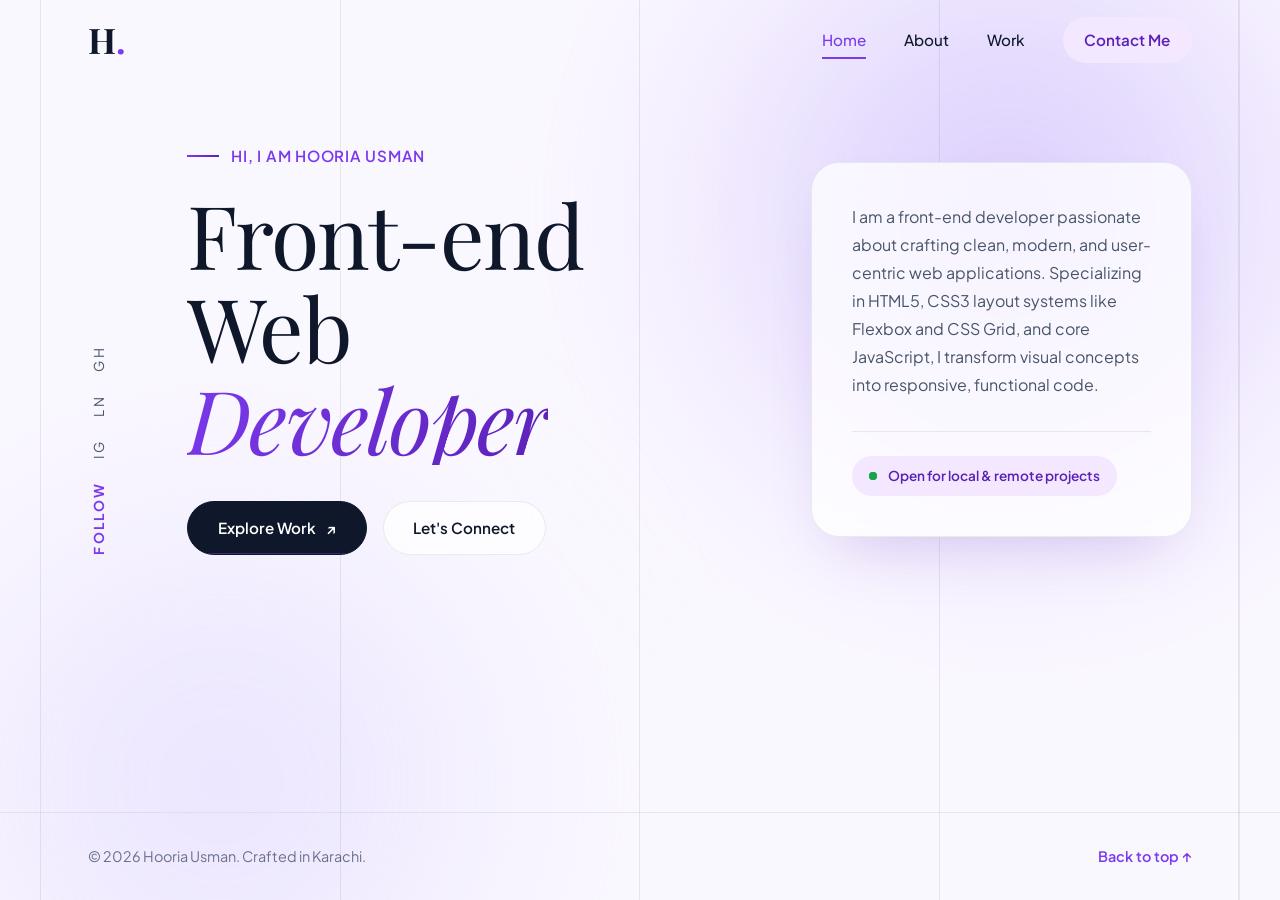
<file: index.html>
<!DOCTYPE html>
<html lang="en">
<head>
    <meta charset="UTF-8">
    <meta name="viewport" content="width=device-width, initial-scale=1.0">
    <title>Hooria Usman — Front-End Web Developer</title>
    <meta name="description" content="Hooria Usman is a front-end web developer from Karachi building clean, responsive and user-centric websites with HTML5, CSS3 and JavaScript.">
    <meta name="theme-color" content="#faf8ff">
    <meta property="og:type" content="website">
    <meta property="og:title" content="Hooria Usman — Front-End Web Developer">
    <meta property="og:description" content="Clean, responsive and user-centric websites built with HTML5, CSS3 and JavaScript.">
    <meta name="twitter:card" content="summary">
    <link rel="icon" href="data:image/svg+xml,%3Csvg xmlns='http://www.w3.org/2000/svg' viewBox='0 0 64 64'%3E%3Crect width='64' height='64' rx='16' fill='%237c3aed'/%3E%3Ctext x='32' y='46' font-size='40' text-anchor='middle' fill='white' font-family='Georgia,serif' font-weight='700'%3EH%3C/text%3E%3C/svg%3E">
    <script>document.documentElement.classList.add('js')</script>
    <link rel="preconnect" href="https://fonts.googleapis.com">
    <link rel="preconnect" href="https://fonts.gstatic.com" crossorigin>
    <link href="https://fonts.googleapis.com/css2?family=Playfair+Display:ital,wght@0,400..900;1,400..900&family=Plus+Jakarta+Sans:wght@300;400;500;600;700&display=swap" rel="stylesheet">
    <link rel="stylesheet" href="style.css">
    <script src="script.js" defer></script>
</head>
<body id="top" class="page-home">
    <a class="skip-link" href="#main">Skip to content</a>
    <div class="page-veil" aria-hidden="true"><span>H.</span></div>
    <div class="scroll-progress" aria-hidden="true"></div>
    <div class="cursor-glow" aria-hidden="true"></div>
    <div class="ambient" aria-hidden="true"><span class="blob b1"></span><span class="blob b2"></span></div>
    <div class="grid-overlay" aria-hidden="true">
        <div class="grid-line"></div>
        <div class="grid-line"></div>
        <div class="grid-line"></div>
        <div class="grid-line"></div>
    </div>

    <header class="site-header" id="siteHeader">
        <div class="header-inner">
            <a href="index.html" class="logo" aria-label="Hooria Usman, home">H<span>.</span></a>
            <button class="nav-toggle" type="button" aria-expanded="false" aria-controls="primaryNav" aria-label="Open menu">
                <span></span><span></span>
            </button>
            <nav class="nav-links" id="primaryNav" aria-label="Primary">
                <a href="index.html" class="nav-link active" aria-current="page">Home</a>
                <a href="about.html" class="nav-link">About</a>
                <a href="work.html" class="nav-link">Work</a>
                <a href="contact.html" class="nav-link nav-cta">Contact Me</a>
            </nav>
        </div>
    </header>

    <main id="main">
        <section class="hero wrap">
            <aside class="social-sidebar" aria-label="Social links">
                <div class="vertical-text">
                    <span class="label">Follow</span>
                    <a href="#" aria-label="Instagram">IG</a>
                    <a href="#" aria-label="LinkedIn">LN</a>
                    <a href="#" aria-label="GitHub">GH</a>
                </div>
            </aside>

            <div class="hero-headline">
                <div class="eyebrow rise" style="--d:0">
                    <span class="dash"></span>
                    <span>Hi, I am Hooria Usman</span>
                </div>
                <h1 class="hero-title">
                    <span class="line"><span class="rise" style="--d:1">Front-end Web</span></span>
                    <span class="line"><span class="rise" style="--d:2"><em>Developer</em></span></span>
                </h1>
                <div class="hero-actions rise" style="--d:3">
                    <a href="work.html" class="btn-primary">Explore Work <span class="arrow" aria-hidden="true">↗</span></a>
                    <a href="contact.html" class="btn-secondary">Let's Connect</a>
                </div>
            </div>

            <div class="hero-bio rise" style="--d:4">
                <p class="bio-paragraph">
                    I am a front-end developer passionate about crafting clean, modern, and user-centric web applications. Specializing in HTML5, CSS3 layout systems like Flexbox and CSS Grid, and core JavaScript, I transform visual concepts into responsive, functional code.
                </p>
                <div class="hero-foot">
                    <span class="status-pill"><span class="pulse"></span>Open for local &amp; remote projects</span>
                </div>
            </div>
        </section>
    </main>

    <footer class="site-footer">
        <div class="wrap footer-inner">
            <p>© <span data-year>2026</span> Hooria Usman. Crafted in Karachi.</p>
            <a href="#top" class="to-top">Back to top ↑</a>
        </div>
    </footer>
</body>
</html>
</file>
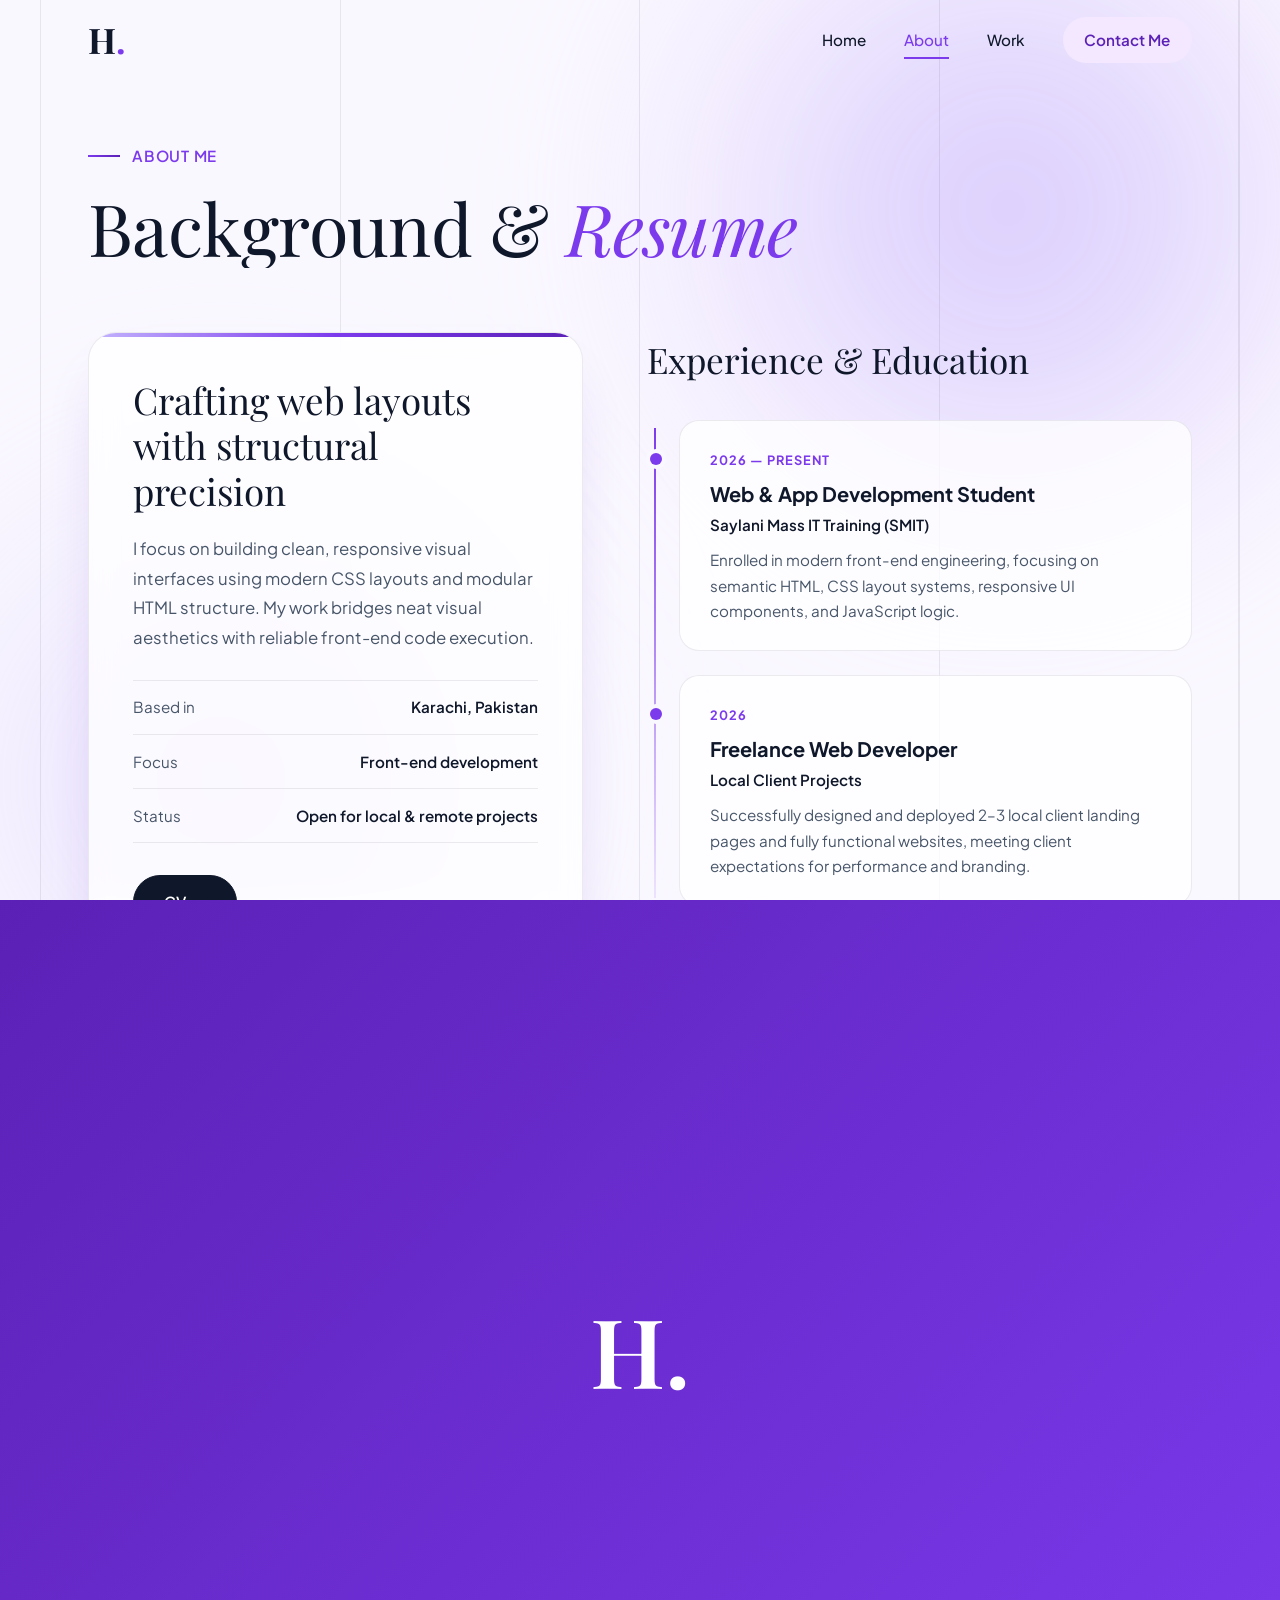
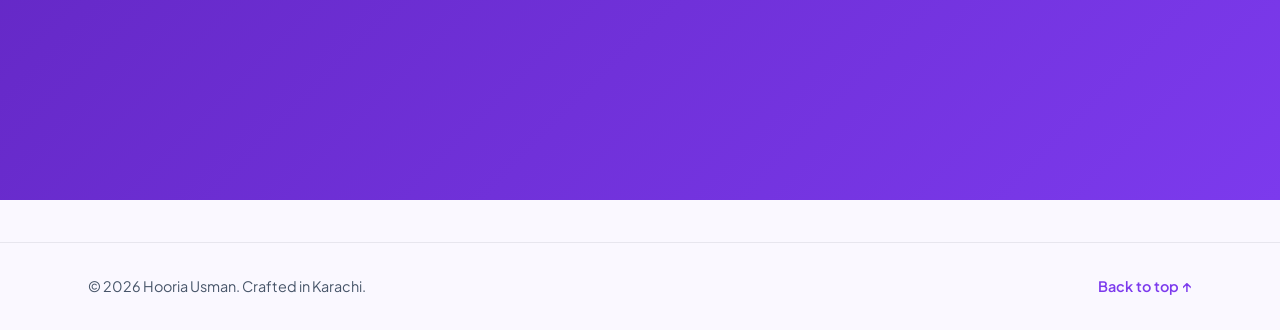
<file: about.html>
<!DOCTYPE html>
<html lang="en">
<head>
    <meta charset="UTF-8">
    <meta name="viewport" content="width=device-width, initial-scale=1.0">
    <title>About — Hooria Usman</title>
    <meta name="description" content="Background, experience and technical skills of Hooria Usman, a front-end web developer and freelance builder based in Karachi.">
    <meta name="theme-color" content="#faf8ff">
    <meta property="og:type" content="website">
    <meta property="og:title" content="About — Hooria Usman">
    <meta property="og:description" content="Background, experience and technical skills of a front-end web developer based in Karachi.">
    <meta name="twitter:card" content="summary">
    <link rel="icon" href="data:image/svg+xml,%3Csvg xmlns='http://www.w3.org/2000/svg' viewBox='0 0 64 64'%3E%3Crect width='64' height='64' rx='16' fill='%237c3aed'/%3E%3Ctext x='32' y='46' font-size='40' text-anchor='middle' fill='white' font-family='Georgia,serif' font-weight='700'%3EH%3C/text%3E%3C/svg%3E">
    <script>document.documentElement.classList.add('js')</script>
    <link rel="preconnect" href="https://fonts.googleapis.com">
    <link rel="preconnect" href="https://fonts.gstatic.com" crossorigin>
    <link href="https://fonts.googleapis.com/css2?family=Playfair+Display:ital,wght@0,400..900;1,400..900&family=Plus+Jakarta+Sans:wght@300;400;500;600;700&display=swap" rel="stylesheet">
    <link rel="stylesheet" href="style.css">
    <link rel="stylesheet" href="about.css">
    <script src="script.js" defer></script>
</head>
<body id="top">
    <a class="skip-link" href="#main">Skip to content</a>
    <div class="page-veil" aria-hidden="true"><span>H.</span></div>
    <div class="scroll-progress" aria-hidden="true"></div>
    <div class="cursor-glow" aria-hidden="true"></div>
    <div class="ambient" aria-hidden="true"><span class="blob b1"></span><span class="blob b2"></span></div>
    <div class="grid-overlay" aria-hidden="true">
        <div class="grid-line"></div>
        <div class="grid-line"></div>
        <div class="grid-line"></div>
        <div class="grid-line"></div>
    </div>

    <header class="site-header" id="siteHeader">
        <div class="header-inner">
            <a href="index.html" class="logo" aria-label="Hooria Usman, home">H<span>.</span></a>
            <button class="nav-toggle" type="button" aria-expanded="false" aria-controls="primaryNav" aria-label="Open menu">
                <span></span><span></span>
            </button>
            <nav class="nav-links" id="primaryNav" aria-label="Primary">
                <a href="index.html" class="nav-link">Home</a>
                <a href="about.html" class="nav-link active" aria-current="page">About</a>
                <a href="work.html" class="nav-link">Work</a>
                <a href="contact.html" class="nav-link nav-cta">Contact Me</a>
            </nav>
        </div>
    </header>

    <main id="main" class="page-main wrap">
        <section class="page-header">
            <div class="eyebrow rise" style="--d:0">
                <span class="dash"></span>
                <span>About Me</span>
            </div>
            <h1 class="page-title">
                <span class="line"><span class="rise" style="--d:1">Background &amp; <em>Resume</em></span></span>
            </h1>
        </section>

        <section class="about-grid">
            <div class="about-bio-card" data-reveal>
                <h2>Crafting web layouts with structural precision</h2>
                <p>
                    I focus on building clean, responsive visual interfaces using modern CSS layouts and modular HTML structure. My work bridges neat visual aesthetics with reliable front-end code execution.
                </p>
                <dl class="facts">
                    <div><dt>Based in</dt><dd>Karachi, Pakistan</dd></div>
                    <div><dt>Focus</dt><dd>Front-end development</dd></div>
                    <div><dt>Status</dt><dd>Open for local &amp; remote projects</dd></div>
                </dl>
                <div class="cv-download-box">
                    <a href="#" class="btn-primary">CV <span class="arrow" aria-hidden="true">↗</span></a>
                </div>
            </div>

            <div class="experience-list">
                <h2 class="section-subtitle" data-reveal>Experience &amp; Education</h2>
                <div class="timeline">
                    <div class="timeline-card" data-reveal>
                        <span class="timeline-year">2026 — Present</span>
                        <h3>Web &amp; App Development Student</h3>
                        <p class="timeline-org">Saylani Mass IT Training (SMIT)</p>
                        <p class="timeline-desc">
                            Enrolled in modern front-end engineering, focusing on semantic HTML, CSS layout systems, responsive UI components, and JavaScript logic.
                        </p>
                    </div>

                    <div class="timeline-card" data-reveal>
                        <span class="timeline-year">2026</span>
                        <h3>Freelance Web Developer</h3>
                        <p class="timeline-org">Local Client Projects</p>
                        <p class="timeline-desc">
                            Successfully designed and deployed 2–3 local client landing pages and fully functional websites, meeting client expectations for performance and branding.
                        </p>
                    </div>
                </div>
            </div>
        </section>

        <section class="skills-section">
            <h2 class="section-subtitle" data-reveal>Core Technical Skillset</h2>
            <div class="skills-pills">
                <span class="skill-pill" data-reveal>HTML5</span>
                <span class="skill-pill" data-reveal>CSS3 Layouts</span>
                <span class="skill-pill" data-reveal>Flexbox &amp; Grid</span>
                <span class="skill-pill" data-reveal>JavaScript</span>
                <span class="skill-pill" data-reveal>Responsive Design</span>
                <span class="skill-pill" data-reveal>Git &amp; GitHub</span>
                <span class="skill-pill" data-reveal>VS Code</span>
            </div>
        </section>

        <section class="cta-band" data-reveal>
            <h2>Have a project in mind? Let's <em>build it.</em></h2>
            <a href="contact.html" class="btn-primary">Start a conversation <span class="arrow" aria-hidden="true">↗</span></a>
        </section>
    </main>

    <footer class="site-footer">
        <div class="wrap footer-inner">
            <p>© <span data-year>2026</span> Hooria Usman. Crafted in Karachi.</p>
            <a href="#top" class="to-top">Back to top ↑</a>
        </div>
    </footer>
</body>
</html>
</file>
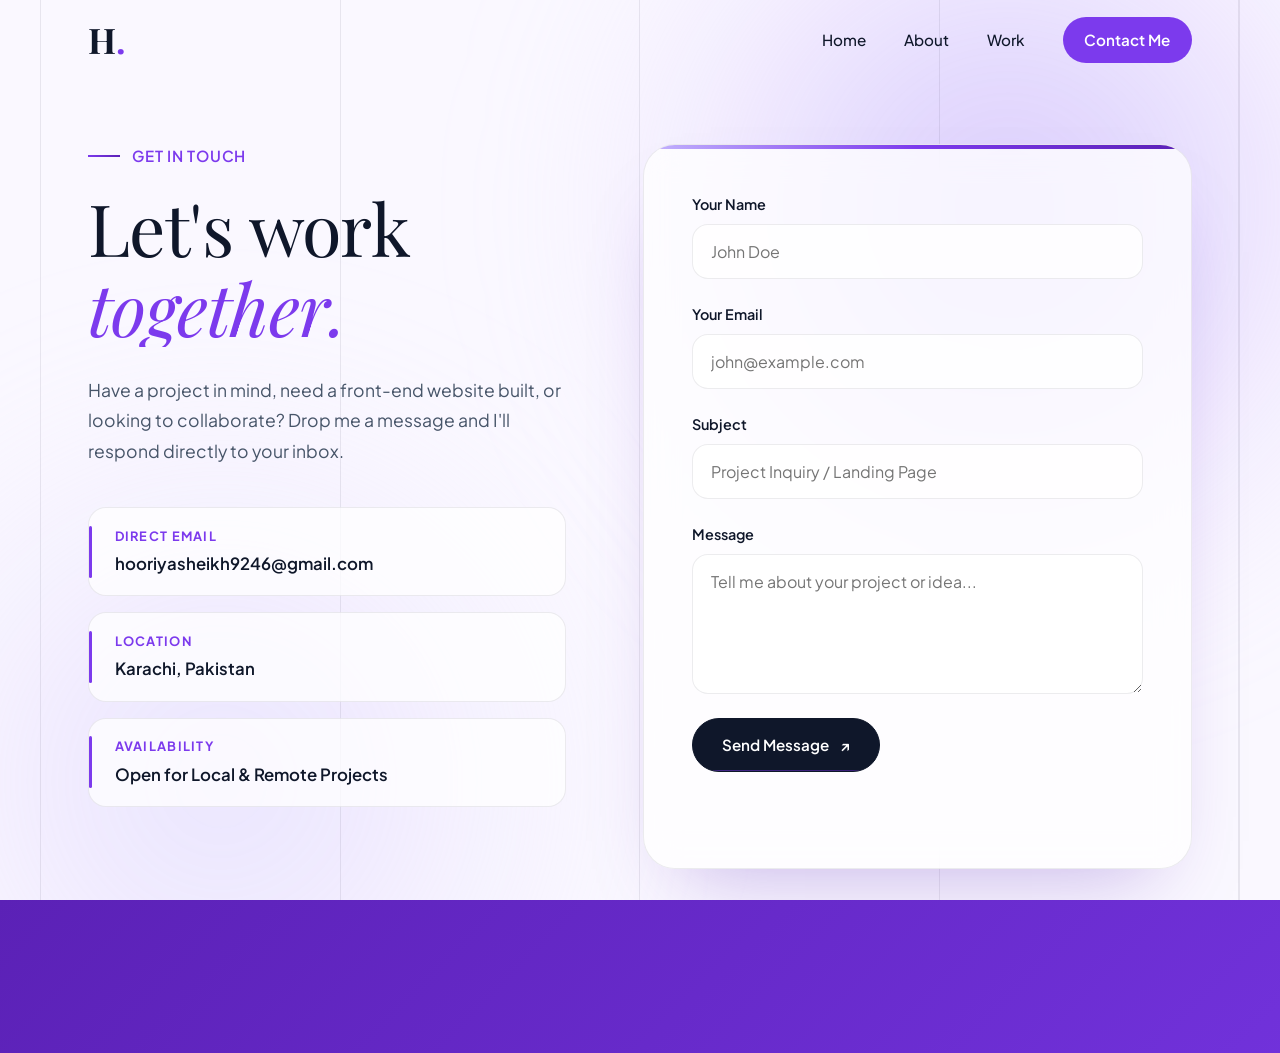
<file: contact.html>
<!DOCTYPE html>
<html lang="en">
<head>
    <meta charset="UTF-8">
    <meta name="viewport" content="width=device-width, initial-scale=1.0">
    <title>Contact — Hooria Usman</title>
    <meta name="description" content="Get in touch with Hooria Usman for front-end website projects, local or remote. Send a message and get a reply straight to your inbox.">
    <meta name="theme-color" content="#faf8ff">
    <meta property="og:type" content="website">
    <meta property="og:title" content="Contact — Hooria Usman">
    <meta property="og:description" content="Have a project in mind? Send a message and I'll reply directly to your inbox.">
    <meta name="twitter:card" content="summary">
    <link rel="icon" href="data:image/svg+xml,%3Csvg xmlns='http://www.w3.org/2000/svg' viewBox='0 0 64 64'%3E%3Crect width='64' height='64' rx='16' fill='%237c3aed'/%3E%3Ctext x='32' y='46' font-size='40' text-anchor='middle' fill='white' font-family='Georgia,serif' font-weight='700'%3EH%3C/text%3E%3C/svg%3E">
    <script>document.documentElement.classList.add('js')</script>
    <link rel="preconnect" href="https://fonts.googleapis.com">
    <link rel="preconnect" href="https://fonts.gstatic.com" crossorigin>
    <link href="https://fonts.googleapis.com/css2?family=Playfair+Display:ital,wght@0,400..900;1,400..900&family=Plus+Jakarta+Sans:wght@300;400;500;600;700&display=swap" rel="stylesheet">
    <link rel="stylesheet" href="style.css">
    <link rel="stylesheet" href="contact.css">
    <script src="script.js" defer></script>
</head>
<body id="top">
    <a class="skip-link" href="#main">Skip to content</a>
    <div class="page-veil" aria-hidden="true"><span>H.</span></div>
    <div class="scroll-progress" aria-hidden="true"></div>
    <div class="cursor-glow" aria-hidden="true"></div>
    <div class="ambient" aria-hidden="true"><span class="blob b1"></span><span class="blob b2"></span></div>
    <div class="grid-overlay" aria-hidden="true">
        <div class="grid-line"></div>
        <div class="grid-line"></div>
        <div class="grid-line"></div>
        <div class="grid-line"></div>
    </div>

    <header class="site-header" id="siteHeader">
        <div class="header-inner">
            <a href="index.html" class="logo" aria-label="Hooria Usman, home">H<span>.</span></a>
            <button class="nav-toggle" type="button" aria-expanded="false" aria-controls="primaryNav" aria-label="Open menu">
                <span></span><span></span>
            </button>
            <nav class="nav-links" id="primaryNav" aria-label="Primary">
                <a href="index.html" class="nav-link">Home</a>
                <a href="about.html" class="nav-link">About</a>
                <a href="work.html" class="nav-link">Work</a>
                <a href="contact.html" class="nav-link nav-cta active" aria-current="page">Contact Me</a>
            </nav>
        </div>
    </header>

    <main id="main" class="page-main wrap">
        <div class="contact-grid">
            <section class="contact-info">
                <div class="eyebrow rise" style="--d:0">
                    <span class="dash"></span>
                    <span>Get In Touch</span>
                </div>
                <h1 class="page-title">
                    <span class="line"><span class="rise" style="--d:1">Let's work</span></span>
                    <span class="line"><span class="rise" style="--d:2"><em>together.</em></span></span>
                </h1>
                <p class="contact-lead rise" style="--d:3">
                    Have a project in mind, need a front-end website built, or looking to collaborate? Drop me a message and I'll respond directly to your inbox.
                </p>

                <div class="direct-details">
                    <div class="detail-card" data-reveal>
                        <span class="detail-label">Direct Email</span>
                        <a href="mailto:hooriyasheikh9246@gmail.com" class="detail-val">hooriyasheikh9246@gmail.com</a>
                    </div>
                    <div class="detail-card" data-reveal>
                        <span class="detail-label">Location</span>
                        <span class="detail-val">Karachi, Pakistan</span>
                    </div>
                    <div class="detail-card" data-reveal>
                        <span class="detail-label">Availability</span>
                        <span class="detail-val">Open for Local &amp; Remote Projects</span>
                    </div>
                </div>
            </section>

            <section class="contact-form-box rise" style="--d:3">
                <form class="contact-form" action="https://formspree.io/f/mbgdoewe" method="POST">
                    <div class="form-group">
                        <label for="name">Your Name</label>
                        <input type="text" id="name" name="name" placeholder="John Doe" autocomplete="name" required>
                    </div>
                    <div class="form-group">
                        <label for="email">Your Email</label>
                        <input type="email" id="email" name="email" placeholder="john@example.com" autocomplete="email" required>
                    </div>
                    <div class="form-group">
                        <label for="subject">Subject</label>
                        <input type="text" id="subject" name="subject" placeholder="Project Inquiry / Landing Page" required>
                    </div>
                    <div class="form-group">
                        <label for="message">Message</label>
                        <textarea id="message" name="message" rows="5" placeholder="Tell me about your project or idea..." required></textarea>
                    </div>

                    <input type="hidden" name="_replyto" value="hooriyasheikh9246@gmail.com">
                    <input type="hidden" name="_subject" value="New Inquiry from Portfolio Site">
                    <input type="text" name="_gotcha" class="hp" tabindex="-1" autocomplete="off" aria-hidden="true">

                    <button type="submit" class="btn-primary submit-btn">
                        <span class="label">Send Message</span> <span class="arrow" aria-hidden="true">↗</span>
                    </button>
                    <p class="form-status" role="status" aria-live="polite"></p>
                </form>
            </section>
        </div>
    </main>

    <footer class="site-footer">
        <div class="wrap footer-inner">
            <p>© <span data-year>2026</span> Hooria Usman. Crafted in Karachi.</p>
            <a href="#top" class="to-top">Back to top ↑</a>
        </div>
    </footer>
</body>
</html>
</file>
<file: style.css>
:root {
    --bg: #faf8ff;
    --bg-card: rgba(255, 255, 255, 0.75);
    --ink: #0f172a;
    --ink-soft: #475569;
    --purple: #7c3aed;
    --purple-deep: #5b21b6;
    --purple-soft: #f3e8ff;
    --lilac: #c4b5fd;
    --line: rgba(15, 23, 42, 0.08);
    --line-strong: rgba(124, 58, 237, 0.35);
    --serif: 'Playfair Display', Georgia, serif;
    --sans: 'Plus Jakarta Sans', -apple-system, BlinkMacSystemFont, 'Segoe UI', sans-serif;
    --ease: cubic-bezier(0.16, 1, 0.3, 1);
    --pad: clamp(1.25rem, 5vw, 3rem);
    --max: 1200px;
    --header-h: 80px;
}

*,
*::before,
*::after {
    margin: 0;
    padding: 0;
    box-sizing: border-box;
}

html {
    scroll-behavior: smooth;
    scroll-padding-top: calc(var(--header-h) + 1.5rem);
    -webkit-text-size-adjust: 100%;
}

body {
    position: relative;
    display: flex;
    flex-direction: column;
    min-height: 100vh;
    min-height: 100dvh;
    background-color: var(--bg);
    color: var(--ink);
    font-family: var(--sans);
    line-height: 1.6;
    overflow-x: hidden;
    -webkit-font-smoothing: antialiased;
    -moz-osx-font-smoothing: grayscale;
}

body.nav-open {
    overflow: hidden;
}

img {
    display: block;
    max-width: 100%;
    height: auto;
}

a {
    color: inherit;
    text-decoration: none;
}

button {
    font: inherit;
    background: none;
    border: none;
}

::selection {
    background: var(--purple);
    color: #ffffff;
}

:focus-visible {
    outline: 2px solid var(--purple);
    outline-offset: 4px;
    border-radius: 6px;
}

.skip-link {
    position: fixed;
    top: 1rem;
    left: 1rem;
    z-index: 500;
    padding: 0.8rem 1.4rem;
    border-radius: 999px;
    background: var(--ink);
    color: #ffffff;
    font-size: 0.875rem;
    font-weight: 600;
    transform: translateY(-200%);
    transition: transform 0.3s var(--ease);
}

.skip-link:focus {
    transform: translateY(0);
}

.ambient {
    position: fixed;
    inset: 0;
    overflow: hidden;
    pointer-events: none;
    z-index: 0;
}

.blob {
    position: absolute;
    border-radius: 50%;
    filter: blur(90px);
    will-change: transform;
}

.b1 {
    top: -15vw;
    right: -10vw;
    width: min(65vw, 800px);
    aspect-ratio: 1;
    background: radial-gradient(circle, rgba(167, 139, 250, 0.45) 0%, rgba(233, 213, 255, 0.2) 60%, transparent 75%);
    animation: float1 20s ease-in-out infinite alternate;
}

.b2 {
    bottom: -20vw;
    left: -12vw;
    width: min(60vw, 750px);
    aspect-ratio: 1;
    background: radial-gradient(circle, rgba(196, 181, 253, 0.35) 0%, rgba(243, 232, 255, 0.15) 60%, transparent 75%);
    animation: float2 24s ease-in-out infinite alternate;
}

@keyframes float1 {
    from { transform: translate3d(0, 0, 0) scale(1); }
    to { transform: translate3d(-5vw, 4vw, 0) scale(1.1); }
}

@keyframes float2 {
    from { transform: translate3d(0, 0, 0) scale(1); }
    to { transform: translate3d(4vw, -5vw, 0) scale(1.15); }
}

.cursor-glow {
    position: fixed;
    top: 0;
    left: 0;
    width: 480px;
    height: 480px;
    border-radius: 50%;
    background: radial-gradient(circle, rgba(124, 58, 237, 0.12), transparent 70%);
    pointer-events: none;
    z-index: 1;
    opacity: 0;
    transition: opacity 0.5s ease;
}

.cursor-glow.on {
    opacity: 1;
}

.grid-overlay {
    position: fixed;
    inset: 0;
    max-width: var(--max);
    margin: 0 auto;
    display: grid;
    grid-template-columns: repeat(4, 1fr);
    pointer-events: none;
    z-index: 1;
    border-left: 1px solid var(--line);
    border-right: 1px solid var(--line);
}

.grid-line {
    border-right: 1px solid var(--line);
}

.scroll-progress {
    position: fixed;
    top: 0;
    left: 0;
    right: 0;
    height: 3px;
    z-index: 120;
    background: linear-gradient(90deg, var(--lilac), var(--purple), var(--purple-deep));
    transform: scaleX(0);
    transform-origin: left;
    pointer-events: none;
}

.page-veil {
    position: fixed;
    inset: 0;
    z-index: 400;
    display: grid;
    place-items: center;
    background: linear-gradient(135deg, var(--purple-deep), var(--purple));
    pointer-events: none;
    transform: translateY(100%);
}

.page-veil span {
    font-family: var(--serif);
    font-size: clamp(3.5rem, 10vw, 6rem);
    font-weight: 600;
    color: #ffffff;
}

.is-leaving .page-veil {
    transform: translateY(0);
    transition: transform 0.45s var(--ease);
}

.site-header {
    position: sticky;
    top: 0;
    z-index: 100;
    height: var(--header-h);
    transition: height 0.3s ease;
}

.site-header::before {
    content: '';
    position: absolute;
    inset: 0;
    z-index: -1;
    border-bottom: 1px solid transparent;
    background: rgba(250, 248, 255, 0);
    transition: background 0.4s ease, border-color 0.4s ease, backdrop-filter 0.4s ease;
}

.site-header.scrolled::before {
    border-color: var(--line);
    background: rgba(250, 248, 255, 0.85);
    -webkit-backdrop-filter: blur(16px) saturate(1.5);
    backdrop-filter: blur(16px) saturate(1.5);
    box-shadow: 0 10px 30px -10px rgba(91, 33, 182, 0.08);
}

.header-inner {
    position: relative;
    display: flex;
    align-items: center;
    justify-content: space-between;
    height: 100%;
    max-width: var(--max);
    margin: 0 auto;
    padding-inline: var(--pad);
}

.logo {
    position: relative;
    z-index: 102;
    font-family: var(--serif);
    font-size: 2.2rem;
    font-weight: 700;
    line-height: 1;
}

.logo span {
    display: inline-block;
    color: var(--purple);
    transition: transform 0.4s var(--ease);
}

.logo:hover span {
    transform: translateY(-3px) scale(1.25);
}

.nav-links {
    display: flex;
    align-items: center;
    gap: clamp(1.25rem, 3vw, 2.5rem);
}

.nav-link {
    position: relative;
    padding: 0.4rem 0;
    font-size: 0.95rem;
    font-weight: 500;
    transition: color 0.3s ease;
}

.nav-link::after {
    content: '';
    position: absolute;
    left: 0;
    right: 0;
    bottom: 0;
    height: 2px;
    background: var(--purple);
    transform: scaleX(0);
    transform-origin: right;
    transition: transform 0.4s var(--ease);
}

.nav-link:hover,
.nav-link.active {
    color: var(--purple);
}

.nav-link:hover::after,
.nav-link.active::after {
    transform: scaleX(1);
    transform-origin: left;
}

.nav-cta {
    padding: 0.65rem 1.35rem;
    border-radius: 999px;
    background: var(--purple-soft);
    color: var(--purple-deep);
    font-weight: 600;
    transition: background 0.3s ease, color 0.3s ease, transform 0.3s var(--ease);
}

.nav-cta::after {
    display: none;
}

.nav-cta:hover,
.nav-cta.active {
    background: var(--purple);
    color: #ffffff;
}

.nav-toggle {
    position: relative;
    z-index: 102;
    display: none;
    align-items: center;
    justify-content: center;
    width: 48px;
    height: 48px;
    border: 1px solid var(--line);
    border-radius: 50%;
    background: rgba(255, 255, 255, 0.85);
    cursor: pointer;
}

.nav-toggle span {
    position: absolute;
    left: 50%;
    width: 20px;
    height: 2px;
    border-radius: 2px;
    background: var(--ink);
    transition: transform 0.4s var(--ease), top 0.4s var(--ease);
}

.nav-toggle span:first-child {
    top: 19px;
    transform: translateX(-50%);
}

.nav-toggle span:last-child {
    top: 27px;
    transform: translateX(-50%);
}

.nav-open .nav-toggle span:first-child {
    top: 23px;
    transform: translateX(-50%) rotate(45deg);
}

.nav-open .nav-toggle span:last-child {
    top: 23px;
    transform: translateX(-50%) rotate(-45deg);
}

main {
    position: relative;
    z-index: 2;
    flex: 1;
}

.wrap {
    width: 100%;
    max-width: var(--max);
    margin: 0 auto;
    padding-inline: var(--pad);
}

.page-main {
    padding-top: clamp(2rem, 5vw, 4rem);
    padding-bottom: clamp(3.5rem, 8vw, 6rem);
}

.page-header {
    margin-bottom: clamp(2.5rem, 5vw, 4rem);
}

.page-title {
    font-family: var(--serif);
    font-size: clamp(2.5rem, 6.5vw, 4.5rem);
    font-weight: 400;
    line-height: 1.1;
    letter-spacing: -0.01em;
}

.page-title em {
    font-style: italic;
    color: var(--purple);
}

.eyebrow {
    display: flex;
    align-items: center;
    gap: 0.75rem;
    margin-bottom: 1.25rem;
    font-size: 0.95rem;
    font-weight: 600;
    color: var(--purple);
    text-transform: uppercase;
    letter-spacing: 0.05em;
}

.dash {
    display: inline-block;
    width: 32px;
    height: 2px;
    background: linear-gradient(90deg, var(--purple), var(--purple-deep));
}

.line {
    display: block;
    overflow: hidden;
}

.rise {
    opacity: 0;
    transform: translateY(30px);
    animation: riseIn 0.9s var(--ease) forwards;
    animation-delay: calc(var(--d, 0) * 0.1s + 0.1s);
}

@keyframes riseIn {
    to {
        opacity: 1;
        transform: translateY(0);
    }
}

.js [data-reveal] {
    opacity: 0;
    transform: translateY(35px);
    transition: opacity 0.8s var(--ease), transform 0.8s var(--ease);
}

.js [data-reveal].in {
    opacity: 1;
    transform: translateY(0);
}

.btn-primary,
.btn-secondary {
    position: relative;
    display: inline-flex;
    align-items: center;
    justify-content: center;
    gap: 0.65rem;
    min-height: 52px;
    padding: 0.85rem 1.85rem;
    border-radius: 999px;
    font-size: 0.95rem;
    font-weight: 600;
    cursor: pointer;
    overflow: hidden;
    isolation: isolate;
    transition: transform 0.3s var(--ease), box-shadow 0.3s ease, border-color 0.3s ease;
}

.btn-primary {
    background: var(--ink);
    color: #ffffff;
    border: 1px solid var(--ink);
}

.btn-primary::before {
    content: '';
    position: absolute;
    inset: 0;
    z-index: -1;
    background: linear-gradient(135deg, var(--purple), var(--purple-deep));
    transform: translateY(100%);
    transition: transform 0.45s var(--ease);
}

.btn-primary:hover {
    border-color: var(--purple);
    box-shadow: 0 16px 32px -10px rgba(124, 58, 237, 0.5);
}

.btn-primary:hover::before {
    transform: translateY(0);
}

.btn-secondary {
    background: rgba(255, 255, 255, 0.7);
    color: var(--ink);
    border: 1px solid var(--line);
    -webkit-backdrop-filter: blur(8px);
    backdrop-filter: blur(8px);
}

.btn-secondary:hover {
    border-color: var(--purple);
    color: var(--purple);
    background: rgba(255, 255, 255, 0.95);
}

.arrow {
    display: inline-block;
    transition: transform 0.3s var(--ease);
}

.btn-primary:hover .arrow,
.btn-secondary:hover .arrow {
    transform: translate(3px, -3px);
}

.hero {
    display: grid;
    grid-template-columns: 48px minmax(0, 1.2fr) minmax(0, 0.8fr);
    gap: clamp(2rem, 4vw, 4rem);
    align-items: center;
    padding-top: clamp(2rem, 5vw, 4rem);
    padding-bottom: clamp(3rem, 6vw, 5rem);
}

.social-sidebar {
    align-self: stretch;
    display: flex;
    align-items: flex-end;
}

.vertical-text {
    display: flex;
    align-items: center;
    gap: 1.5rem;
    writing-mode: vertical-rl;
    transform: rotate(180deg);
    font-size: 0.85rem;
    letter-spacing: 0.15em;
}

.vertical-text .label {
    font-weight: 700;
    text-transform: uppercase;
    color: var(--purple);
}

.vertical-text a {
    color: var(--ink-soft);
    transition: color 0.3s ease;
}

.vertical-text a:hover {
    color: var(--purple);
}

.hero-title {
    margin-bottom: 2rem;
    font-family: var(--serif);
    font-size: clamp(3rem, 7.5vw, 5.5rem);
    font-weight: 400;
    line-height: 1.05;
    letter-spacing: -0.02em;
}

.hero-title em {
    font-style: italic;
    background: linear-gradient(120deg, var(--purple) 0%, var(--purple-deep) 100%);
    -webkit-background-clip: text;
    background-clip: text;
    color: transparent;
}

.hero-actions {
    display: flex;
    flex-wrap: wrap;
    gap: 1rem;
    margin-top: 2.25rem;
}

.hero-bio {
    padding: clamp(1.75rem, 3.5vw, 2.5rem);
    border: 1px solid var(--line);
    border-radius: 28px;
    background: var(--bg-card);
    -webkit-backdrop-filter: blur(16px);
    backdrop-filter: blur(16px);
    box-shadow: 0 30px 60px -30px rgba(91, 33, 182, 0.25);
}

.bio-paragraph {
    font-size: clamp(1rem, 1.2vw, 1.1rem);
    line-height: 1.75;
    color: var(--ink-soft);
}

.hero-foot {
    display: flex;
    flex-wrap: wrap;
    align-items: center;
    justify-content: space-between;
    gap: 1.25rem;
    margin-top: 2rem;
    padding-top: 1.5rem;
    border-top: 1px solid var(--line);
}

.status-pill {
    display: inline-flex;
    align-items: center;
    gap: 0.65rem;
    padding: 0.6rem 1.1rem;
    border-radius: 999px;
    background: var(--purple-soft);
    color: var(--purple-deep);
    font-size: 0.85rem;
    font-weight: 600;
}

.pulse {
    position: relative;
    width: 8px;
    height: 8px;
    border-radius: 50%;
    background: #16a34a;
}

.pulse::after {
    content: '';
    position: absolute;
    inset: 0;
    border-radius: 50%;
    background: #16a34a;
    animation: ping 2s cubic-bezier(0, 0, 0.2, 1) infinite;
}

@keyframes ping {
    75%, 100% {
        transform: scale(3);
        opacity: 0;
    }
}

.cta-band {
    display: flex;
    flex-direction: column;
    align-items: center;
    text-align: center;
    gap: 2rem;
    margin-top: clamp(4rem, 8vw, 7rem);
    padding: clamp(2.5rem, 6vw, 4.5rem) clamp(1.5rem, 4vw, 3rem);
    border: 1px solid var(--line);
    border-radius: 32px;
    background: var(--bg-card);
    -webkit-backdrop-filter: blur(16px);
    backdrop-filter: blur(16px);
}

.cta-band h2 {
    font-family: var(--serif);
    font-size: clamp(2rem, 4.5vw, 3.2rem);
    font-weight: 400;
    max-width: 24ch;
}

.cta-band h2 em {
    font-style: italic;
    color: var(--purple);
}

.site-footer {
    border-top: 1px solid var(--line);
    padding-block: 2rem;
    background: rgba(250, 248, 255, 0.6);
}

.footer-inner {
    display: flex;
    align-items: center;
    justify-content: space-between;
    gap: 1rem;
    font-size: 0.9rem;
    color: var(--ink-soft);
}

.to-top {
    font-weight: 600;
    color: var(--purple);
    transition: transform 0.3s var(--ease);
}

.to-top:hover {
    transform: translateY(-3px);
}

@media (max-width: 960px) {
    .hero {
        grid-template-columns: 1fr;
        gap: 2.5rem;
    }

    .social-sidebar {
        display: none;
    }

    .grid-overlay {
        grid-template-columns: repeat(2, 1fr);
    }
}

@media (max-width: 720px) {
    .nav-toggle {
        display: flex;
    }

    .nav-links {
        position: fixed;
        inset: 0;
        top: 0;
        z-index: 101;
        flex-direction: column;
        justify-content: center;
        gap: 2rem;
        padding: 2rem;
        background: rgba(250, 248, 255, 0.98);
        -webkit-backdrop-filter: blur(20px);
        backdrop-filter: blur(20px);
        opacity: 0;
        pointer-events: none;
        transition: opacity 0.4s ease;
    }

    .nav-open .nav-links {
        opacity: 1;
        pointer-events: auto;
    }

    .nav-link {
        font-size: 1.5rem;
    }

    .nav-cta {
        font-size: 1.25rem;
        padding: 0.85rem 2rem;
    }

    .footer-inner {
        flex-direction: column;
        text-align: center;
    }
}

@media (prefers-reduced-motion: reduce) {
    *, ::before, ::after {
        animation-duration: 0.01ms !important;
        animation-iteration-count: 1 !important;
        transition-duration: 0.01ms !important;
        scroll-behavior: auto !important;
    }
}
</file>
<file: about.css>
.about-grid {
    display: grid;
    grid-template-columns: minmax(0, 1fr) minmax(0, 1.1fr);
    gap: clamp(2rem, 5vw, 4.5rem);
    align-items: start;
    margin-bottom: clamp(3rem, 6vw, 5rem);
}

.about-bio-card {
    position: sticky;
    top: calc(var(--header-h) + 2rem);
    padding: clamp(1.75rem, 3.5vw, 2.75rem);
    border: 1px solid var(--line);
    border-radius: 28px;
    background: var(--bg-card);
    -webkit-backdrop-filter: blur(14px);
    backdrop-filter: blur(14px);
    box-shadow: 0 30px 60px -30px rgba(91, 33, 182, 0.3);
    overflow: hidden;
}

.about-bio-card::before {
    content: '';
    position: absolute;
    top: 0;
    left: 0;
    right: 0;
    height: 4px;
    background: linear-gradient(90deg, var(--lilac), var(--purple), var(--purple-deep));
}

.about-bio-card h2 {
    margin-bottom: 1.25rem;
    font-family: var(--serif);
    font-size: clamp(1.75rem, 3vw, 2.3rem);
    font-weight: 400;
    line-height: 1.25;
}

.about-bio-card p {
    margin-bottom: 1.75rem;
    font-size: 1.05rem;
    line-height: 1.75;
    color: var(--ink-soft);
}

.facts {
    margin-bottom: 2rem;
    border-top: 1px solid var(--line);
}

.facts div {
    display: flex;
    justify-content: space-between;
    gap: 1rem;
    padding: 0.9rem 0;
    border-bottom: 1px solid var(--line);
    font-size: 0.95rem;
}

.facts dt {
    color: var(--ink-soft);
}

.facts dd {
    font-weight: 600;
    text-align: right;
}

.cv-download-box {
    margin-top: 1rem;
}

.section-subtitle {
    margin-bottom: 2rem;
    font-family: var(--serif);
    font-size: clamp(1.6rem, 3vw, 2.2rem);
    font-weight: 400;
}

.timeline {
    position: relative;
    padding-left: 2rem;
}

.timeline::before {
    content: '';
    position: absolute;
    top: 0.5rem;
    bottom: 0.5rem;
    left: 7px;
    width: 2px;
    background: linear-gradient(180deg, var(--purple), rgba(124, 58, 237, 0.1));
}

.timeline-card {
    position: relative;
    margin-bottom: 1.5rem;
    padding: 1.6rem 1.6rem 1.6rem 1.85rem;
    border: 1px solid var(--line);
    border-radius: 20px;
    background: var(--bg-card);
    transition: transform 0.4s var(--ease), border-color 0.3s ease, box-shadow 0.4s ease;
}

.timeline-card::before {
    content: '';
    position: absolute;
    top: 2rem;
    left: calc(-2rem + 2px);
    width: 12px;
    height: 12px;
    border-radius: 50%;
    background: var(--purple);
    box-shadow: 0 0 0 4px var(--bg);
    transition: transform 0.3s var(--ease);
}

.timeline-card:hover {
    transform: translateX(6px);
    border-color: var(--line-strong);
    box-shadow: 0 20px 40px -20px rgba(91, 33, 182, 0.3);
}

.timeline-card:hover::before {
    transform: scale(1.3);
}

.timeline-year {
    display: inline-block;
    font-size: 0.8rem;
    font-weight: 700;
    letter-spacing: 0.08em;
    text-transform: uppercase;
    color: var(--purple);
}

.timeline-card h3 {
    margin: 0.35rem 0 0.2rem;
    font-size: 1.25rem;
}

.timeline-org {
    margin-bottom: 0.6rem;
    font-size: 0.95rem;
    font-weight: 600;
    color: var(--ink);
}

.timeline-desc {
    font-size: 0.95rem;
    line-height: 1.7;
    color: var(--ink-soft);
}

.skills-section {
    padding-top: clamp(2.5rem, 5vw, 4rem);
    border-top: 1px solid var(--line);
}

.skills-pills {
    display: flex;
    flex-wrap: wrap;
    gap: 0.85rem;
}

.skill-pill {
    padding: 0.65rem 1.4rem;
    border-radius: 999px;
    background: var(--purple-soft);
    color: var(--purple-deep);
    font-size: 0.92rem;
    font-weight: 600;
    transition: transform 0.3s var(--ease), background 0.3s ease, color 0.3s ease, box-shadow 0.3s ease;
}

.skill-pill:hover {
    transform: translateY(-3px);
    background: var(--purple);
    color: #ffffff;
    box-shadow: 0 10px 20px -8px rgba(124, 58, 237, 0.6);
}

@media (max-width: 900px) {
    .about-grid {
        grid-template-columns: 1fr;
    }

    .about-bio-card {
        position: relative;
        top: 0;
    }
}

@media (max-width: 560px) {
    .timeline {
        padding-left: 1.5rem;
    }

    .timeline-card::before {
        left: calc(-1.5rem + 1px);
    }

    .facts div {
        flex-direction: column;
        gap: 0.2rem;
    }

    .facts dd {
        text-align: left;
    }
}
</file>
<file: contact.css>
.contact-grid {
    display: grid;
    grid-template-columns: minmax(0, 1fr) minmax(0, 1.15fr);
    gap: clamp(2.5rem, 6vw, 5rem);
    align-items: start;
}

.contact-lead {
    max-width: 48ch;
    margin: 1.75rem 0 2.5rem;
    font-size: 1.1rem;
    line-height: 1.75;
    color: var(--ink-soft);
}

.direct-details {
    display: flex;
    flex-direction: column;
    gap: 1rem;
}

.detail-card {
    position: relative;
    padding: 1.1rem 1.35rem 1.1rem 1.6rem;
    border: 1px solid var(--line);
    border-radius: 18px;
    background: var(--bg-card);
    transition: background 0.3s ease, border-color 0.3s ease, transform 0.3s var(--ease);
}

.detail-card::before {
    content: '';
    position: absolute;
    top: 1.1rem;
    bottom: 1.1rem;
    left: 0;
    width: 3px;
    border-radius: 3px;
    background: var(--purple);
    transition: top 0.3s ease, bottom 0.3s ease;
}

.detail-card:hover {
    transform: translateX(5px);
    border-color: var(--line-strong);
}

.detail-card:hover::before {
    top: 0;
    bottom: 0;
}

.detail-label {
    display: block;
    margin-bottom: 0.3rem;
    font-size: 0.8rem;
    font-weight: 700;
    letter-spacing: 0.1em;
    text-transform: uppercase;
    color: var(--purple);
}

.detail-val {
    font-size: 1.05rem;
    font-weight: 600;
    color: var(--ink);
    overflow-wrap: anywhere;
}

a.detail-val:hover {
    color: var(--purple);
}

.contact-form-box {
    position: relative;
    padding: clamp(1.75rem, 4vw, 3rem);
    border: 1px solid var(--line);
    border-radius: 32px;
    background: var(--bg-card);
    -webkit-backdrop-filter: blur(16px);
    backdrop-filter: blur(16px);
    box-shadow: 0 40px 80px -40px rgba(91, 33, 182, 0.35);
    overflow: hidden;
}

.contact-form-box::before {
    content: '';
    position: absolute;
    top: 0;
    left: 0;
    right: 0;
    height: 4px;
    background: linear-gradient(90deg, var(--lilac), var(--purple), var(--purple-deep));
}

.contact-form {
    display: flex;
    flex-direction: column;
    gap: 1.5rem;
}

.form-group {
    display: flex;
    flex-direction: column;
    gap: 0.5rem;
}

.form-group label {
    font-size: 0.9rem;
    font-weight: 600;
}

.form-group input,
.form-group textarea {
    width: 100%;
    padding: 1rem 1.15rem;
    border: 1px solid var(--line);
    border-radius: 16px;
    background: rgba(255, 255, 255, 0.8);
    color: var(--ink);
    font-family: var(--sans);
    font-size: 1rem;
    outline: none;
    resize: vertical;
    transition: border-color 0.3s ease, box-shadow 0.3s ease, background 0.3s ease;
}

.form-group textarea {
    min-height: 140px;
}

.form-group input:focus,
.form-group textarea:focus {
    border-color: var(--purple);
    background: #ffffff;
    box-shadow: 0 0 0 4px rgba(124, 58, 237, 0.15);
}

.hp {
    position: absolute;
    left: -9999px;
    width: 1px;
    height: 1px;
    opacity: 0;
    pointer-events: none;
}

.submit-btn {
    align-self: flex-start;
}

.submit-btn:disabled {
    cursor: wait;
    opacity: 0.7;
}

.form-status {
    min-height: 1.5rem;
    font-size: 0.95rem;
    font-weight: 600;
}

.form-status.ok {
    color: #16a34a;
}

.form-status.err {
    color: #dc2626;
}

@media (max-width: 900px) {
    .contact-grid {
        grid-template-columns: 1fr;
    }
}

@media (max-width: 560px) {
    .submit-btn {
        align-self: stretch;
    }
}
</file>
